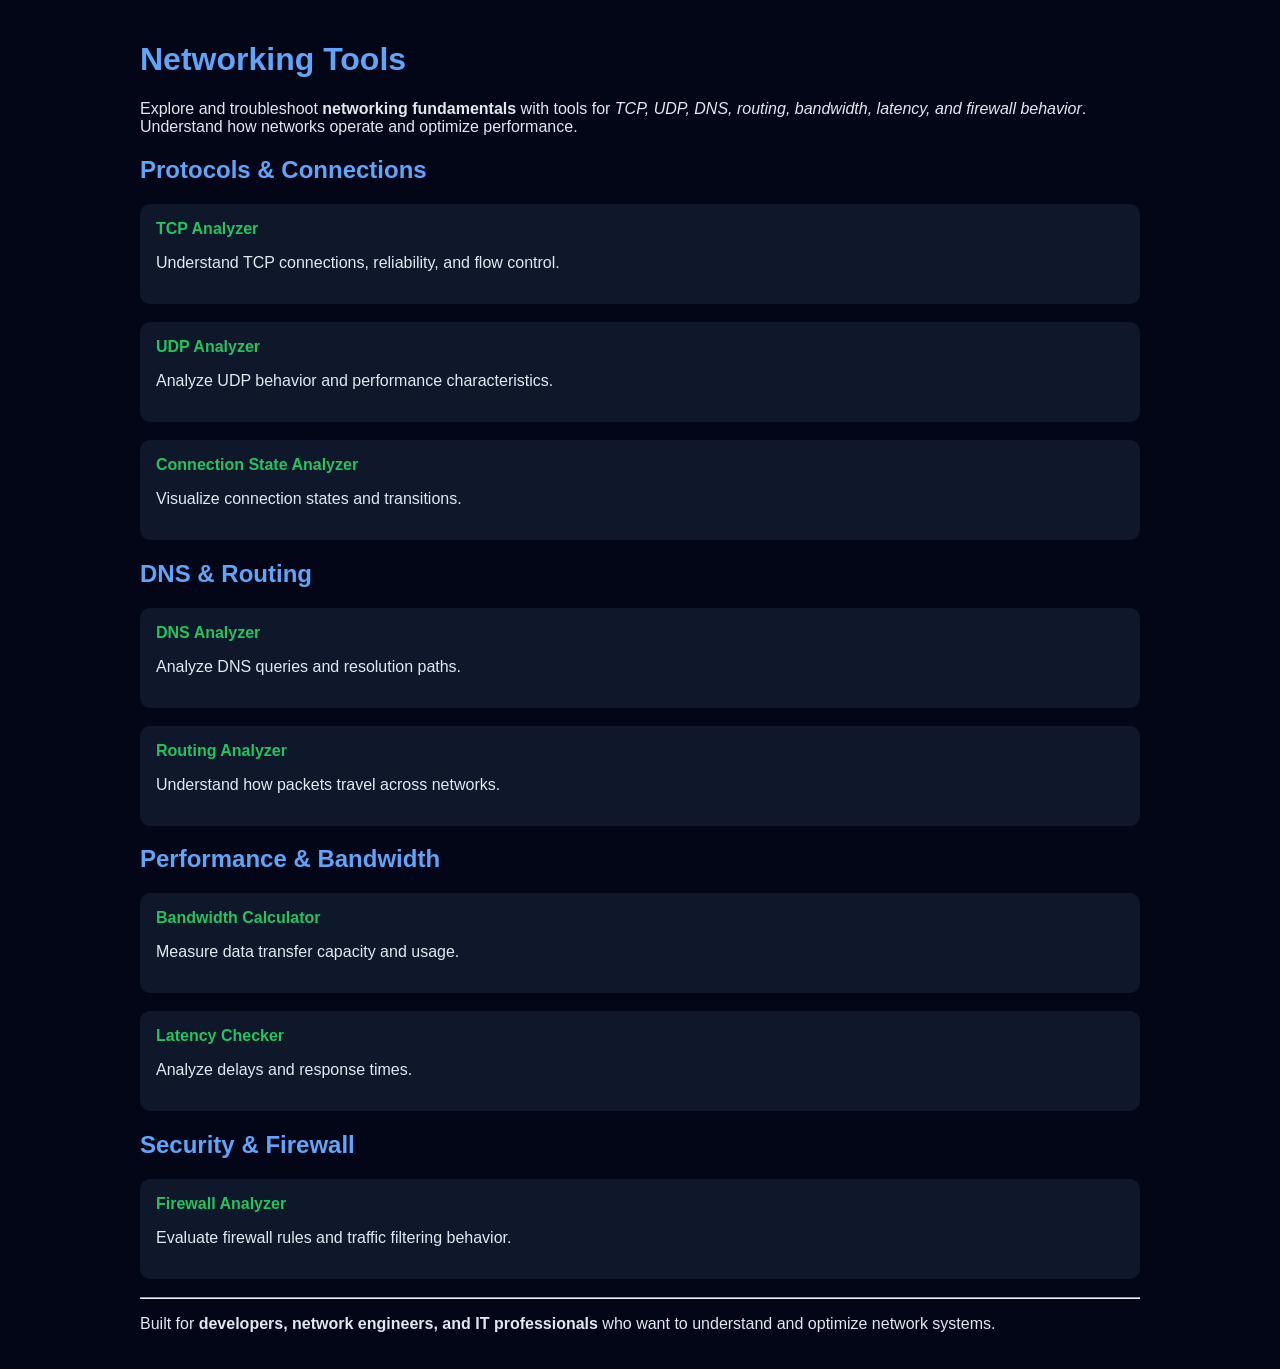
<file: index.html>
<!DOCTYPE html>
<html lang="en">
<head>
  <meta charset="UTF-8">
  <meta name="viewport" content="width=device-width, initial-scale=1.0">
    <meta name="google-site-verification" content="PkLa_ViOo6FAHpvh8SacceMb95o9tePRdrqLNBz9X1M" />

  <!-- SEO -->
  <title>Networking Tools – TCP, UDP, DNS, Bandwidth & Routing Analysis</title>
  <meta name="description" content="Analyze networking fundamentals with tools for TCP/UDP, DNS, routing, bandwidth, latency, and firewall behavior.">
  <meta name="keywords" content="
    tcp vs udp analyzer tool,
    network bandwidth calculator online,
    dns lookup analyzer tool,
    routing path analyzer network,
    firewall rules analyzer tool,
    network latency checker tool,
    connection state analyzer tcp,
    udp vs tcp performance tool,
    network troubleshooting tools online,
    internet networking tools analyzer
  ">
  <meta name="robots" content="index, follow">

  <!-- Open Graph -->
  <meta property="og:title" content="Networking Tools – TCP, DNS, Routing & Performance Analysis">
  <meta property="og:description" content="Explore networking fundamentals and troubleshoot issues with advanced analysis tools.">
  <meta property="og:type" content="website">

  <style>
    body {
      font-family: Arial, sans-serif;
      background: #020617;
      color: #e2e8f0;
      margin: 0;
      padding: 20px;
    }
    h1, h2 {
      color: #60a5fa;
    }
    a {
      color: #22c55e;
      text-decoration: none;
    }
    a:hover {
      text-decoration: underline;
    }
    .container {
      max-width: 1000px;
      margin: auto;
    }
    .tool {
      margin-bottom: 18px;
      padding: 16px;
      background: #0f172a;
      border-radius: 10px;
    }
  </style>
</head>

<body>
  <div class="container">

    <h1>Networking Tools</h1>

    <p>
      Explore and troubleshoot <strong>networking fundamentals</strong> with tools for
      <em>TCP, UDP, DNS, routing, bandwidth, latency, and firewall behavior</em>.
      Understand how networks operate and optimize performance.
    </p>

    <h2>Protocols & Connections</h2>

    <div class="tool">
      <a href="tcp/">
        <strong>TCP Analyzer</strong>
      </a>
      <p>Understand TCP connections, reliability, and flow control.</p>
    </div>

    <div class="tool">
      <a href="udp/">
        <strong>UDP Analyzer</strong>
      </a>
      <p>Analyze UDP behavior and performance characteristics.</p>
    </div>

    <div class="tool">
      <a href="conn-state/">
        <strong>Connection State Analyzer</strong>
      </a>
      <p>Visualize connection states and transitions.</p>
    </div>

    <h2>DNS & Routing</h2>

    <div class="tool">
      <a href="dns/">
        <strong>DNS Analyzer</strong>
      </a>
      <p>Analyze DNS queries and resolution paths.</p>
    </div>

    <div class="tool">
      <a href="routing/">
        <strong>Routing Analyzer</strong>
      </a>
      <p>Understand how packets travel across networks.</p>
    </div>

    <h2>Performance & Bandwidth</h2>

    <div class="tool">
      <a href="bandwidth/">
        <strong>Bandwidth Calculator</strong>
      </a>
      <p>Measure data transfer capacity and usage.</p>
    </div>

    <div class="tool">
      <a href="latency/">
        <strong>Latency Checker</strong>
      </a>
      <p>Analyze delays and response times.</p>
    </div>

    <h2>Security & Firewall</h2>

    <div class="tool">
      <a href="firewall/">
        <strong>Firewall Analyzer</strong>
      </a>
      <p>Evaluate firewall rules and traffic filtering behavior.</p>
    </div>

    <hr>

    <p>
      Built for <strong>developers, network engineers, and IT professionals</strong>
      who want to understand and optimize network systems.
    </p>

  </div>
</body>
</html>
</file>
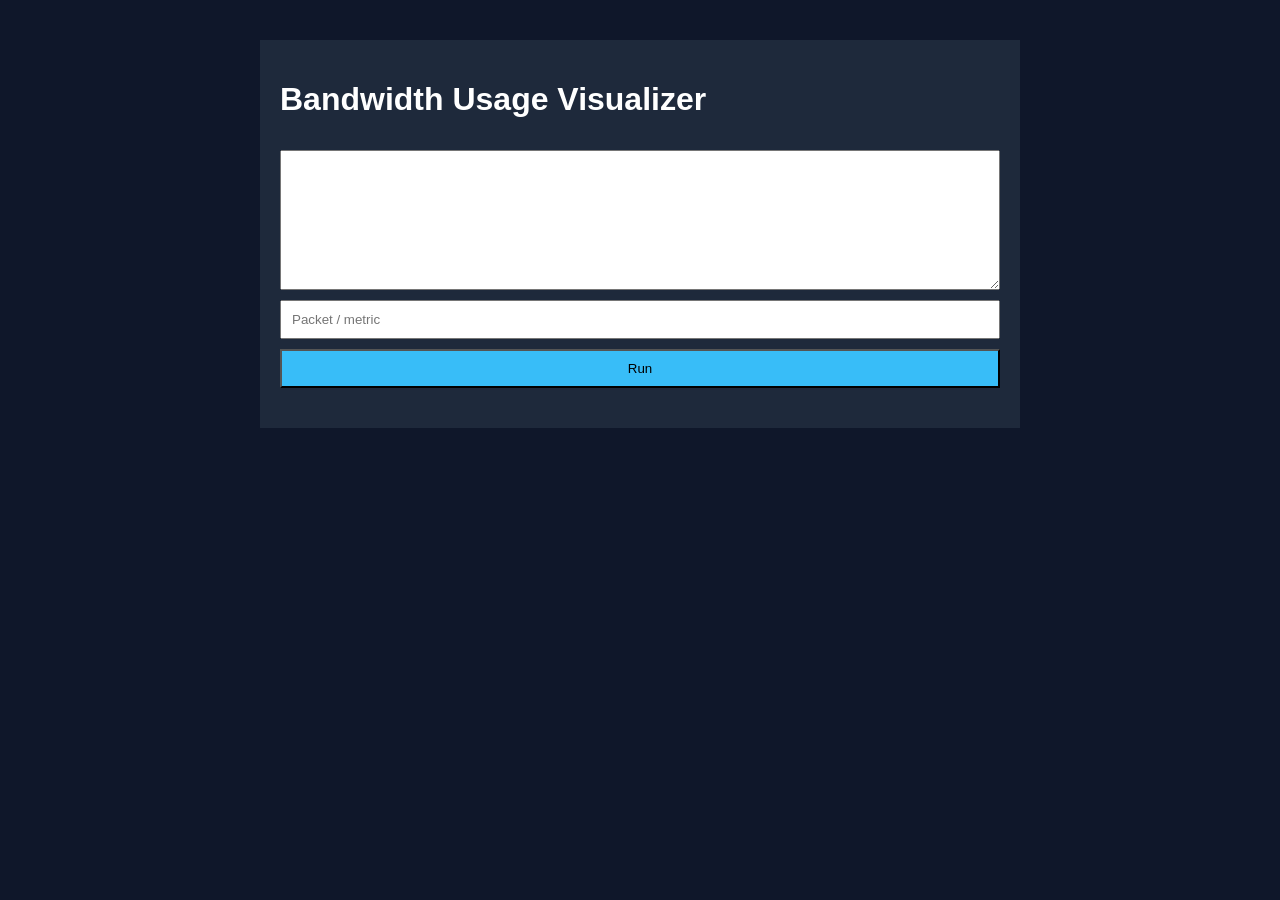
<file: bandwidth/index.html>
<html>
<head>
<meta charset='UTF-8'>
<title>Bandwidth Usage Visualizer</title>
<meta name='viewport' content='width=device-width, initial-scale=1.0'>
    <meta name="google-site-verification" content="PkLa_ViOo6FAHpvh8SacceMb95o9tePRdrqLNBz9X1M" />
<link rel='stylesheet' href='styles.css'>
</head>
<body>
<div class='container'>
<h1>Bandwidth Usage Visualizer</h1>
<textarea id='input'></textarea>
<input id='value' placeholder='Packet / metric'>
<button onclick='run()'>Run</button>
<div id='res' class='result'></div>
</div>
<script src='script.js'></script>
</body>
</html>
</file>
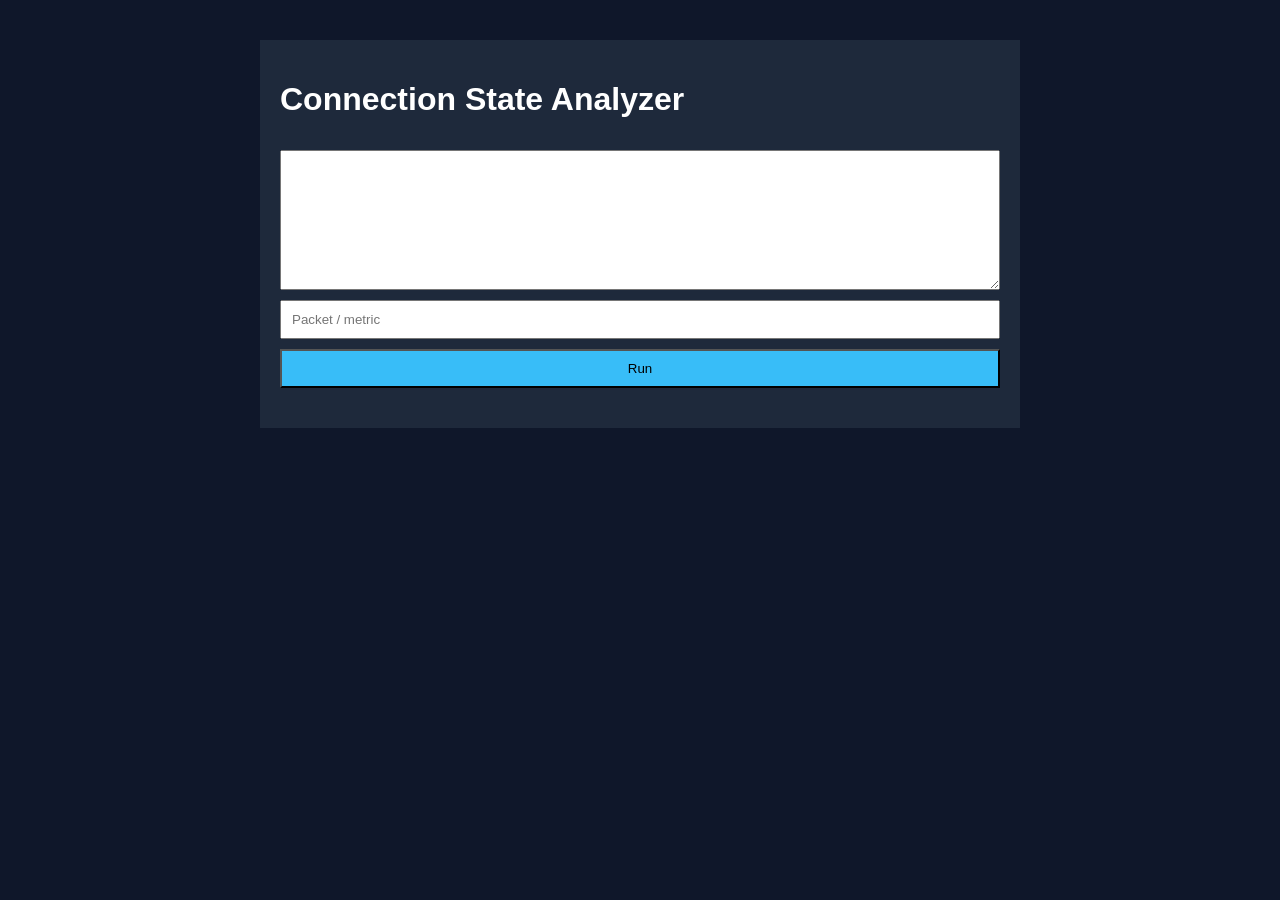
<file: conn-state/index.html>
<html>
<head>
<meta charset='UTF-8'>
<title>Connection State Analyzer</title>
<meta name='viewport' content='width=device-width, initial-scale=1.0'>
    <meta name="google-site-verification" content="PkLa_ViOo6FAHpvh8SacceMb95o9tePRdrqLNBz9X1M" />
<link rel='stylesheet' href='styles.css'>
</head>
<body>
<div class='container'>
<h1>Connection State Analyzer</h1>
<textarea id='input'></textarea>
<input id='value' placeholder='Packet / metric'>
<button onclick='run()'>Run</button>
<div id='res' class='result'></div>
</div>
<script src='script.js'></script>
</body>
</html>
</file>
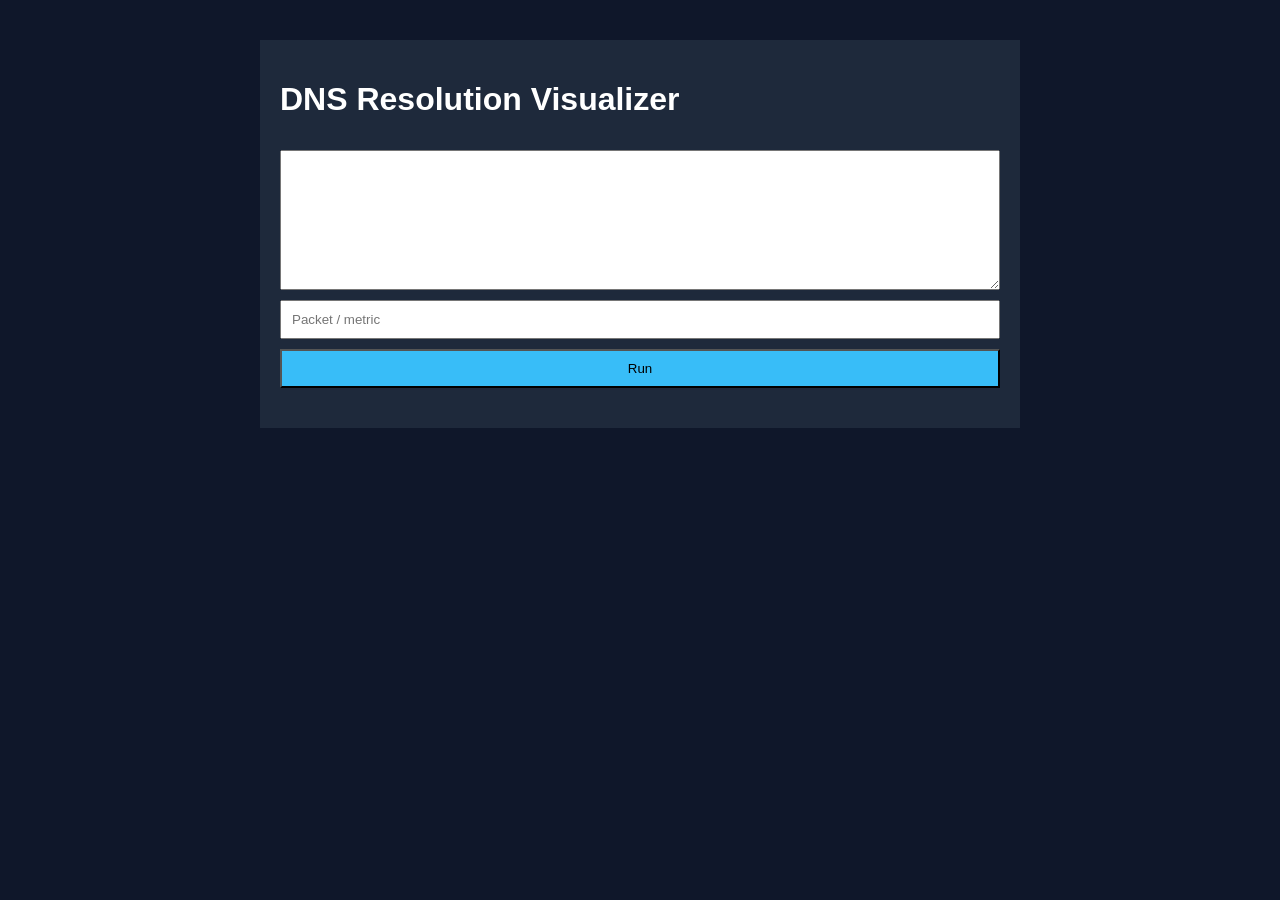
<file: dns/index.html>
<html>
<head>
<meta charset='UTF-8'>
<title>DNS Resolution Visualizer</title>
<meta name='viewport' content='width=device-width, initial-scale=1.0'>
    <meta name="google-site-verification" content="PkLa_ViOo6FAHpvh8SacceMb95o9tePRdrqLNBz9X1M" />
<link rel='stylesheet' href='styles.css'>
</head>
<body>
<div class='container'>
<h1>DNS Resolution Visualizer</h1>
<textarea id='input'></textarea>
<input id='value' placeholder='Packet / metric'>
<button onclick='run()'>Run</button>
<div id='res' class='result'></div>
</div>
<script src='script.js'></script>
</body>
</html>
</file>
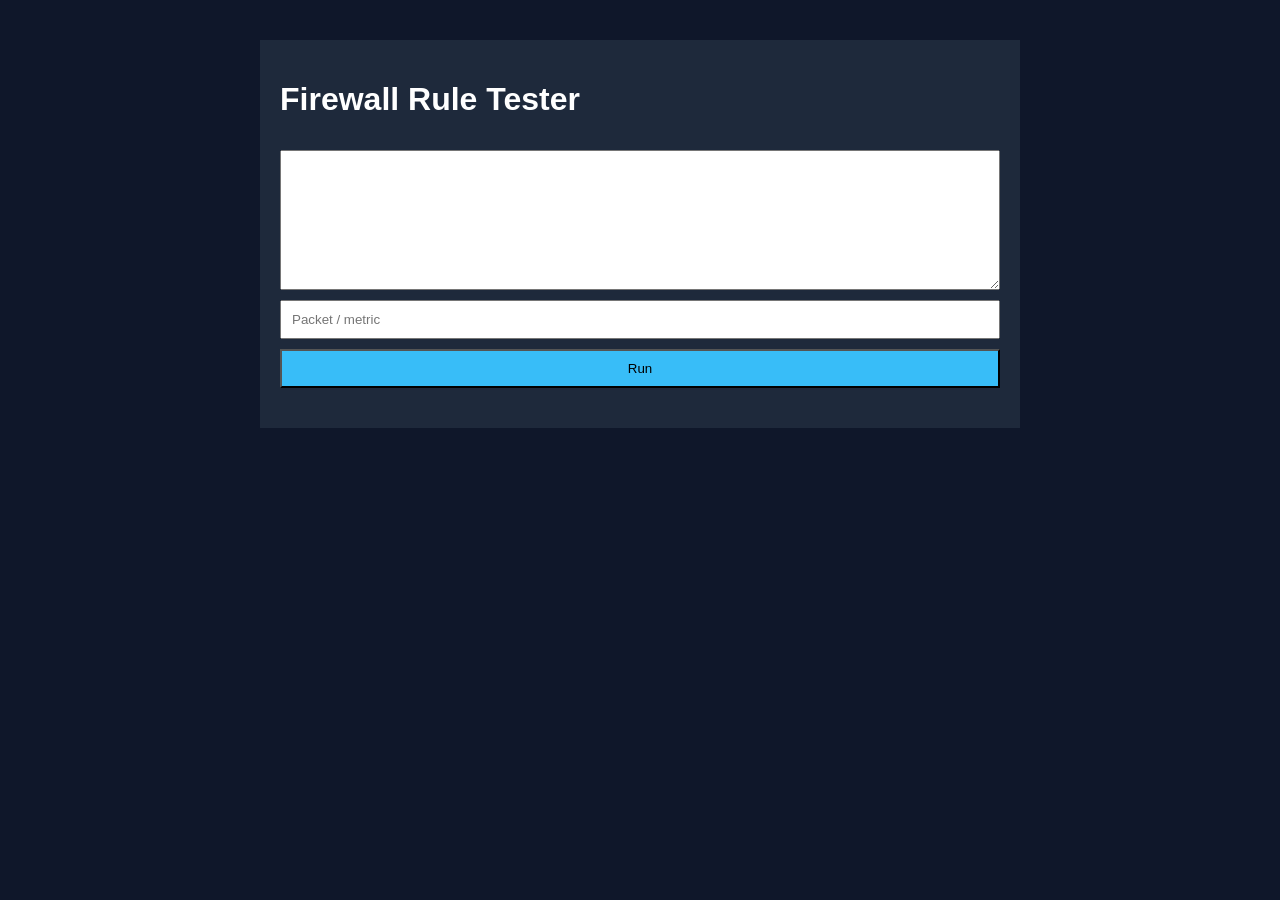
<file: firewall/index.html>
<html>
<head>
<meta charset='UTF-8'>
<title>Firewall Rule Tester</title>
<meta name='viewport' content='width=device-width, initial-scale=1.0'>
    <meta name="google-site-verification" content="PkLa_ViOo6FAHpvh8SacceMb95o9tePRdrqLNBz9X1M" />
<link rel='stylesheet' href='styles.css'>
</head>
<body>
<div class='container'>
<h1>Firewall Rule Tester</h1>
<textarea id='input'></textarea>
<input id='value' placeholder='Packet / metric'>
<button onclick='run()'>Run</button>
<div id='res' class='result'></div>
</div>
<script src='script.js'></script>
</body>
</html>
</file>
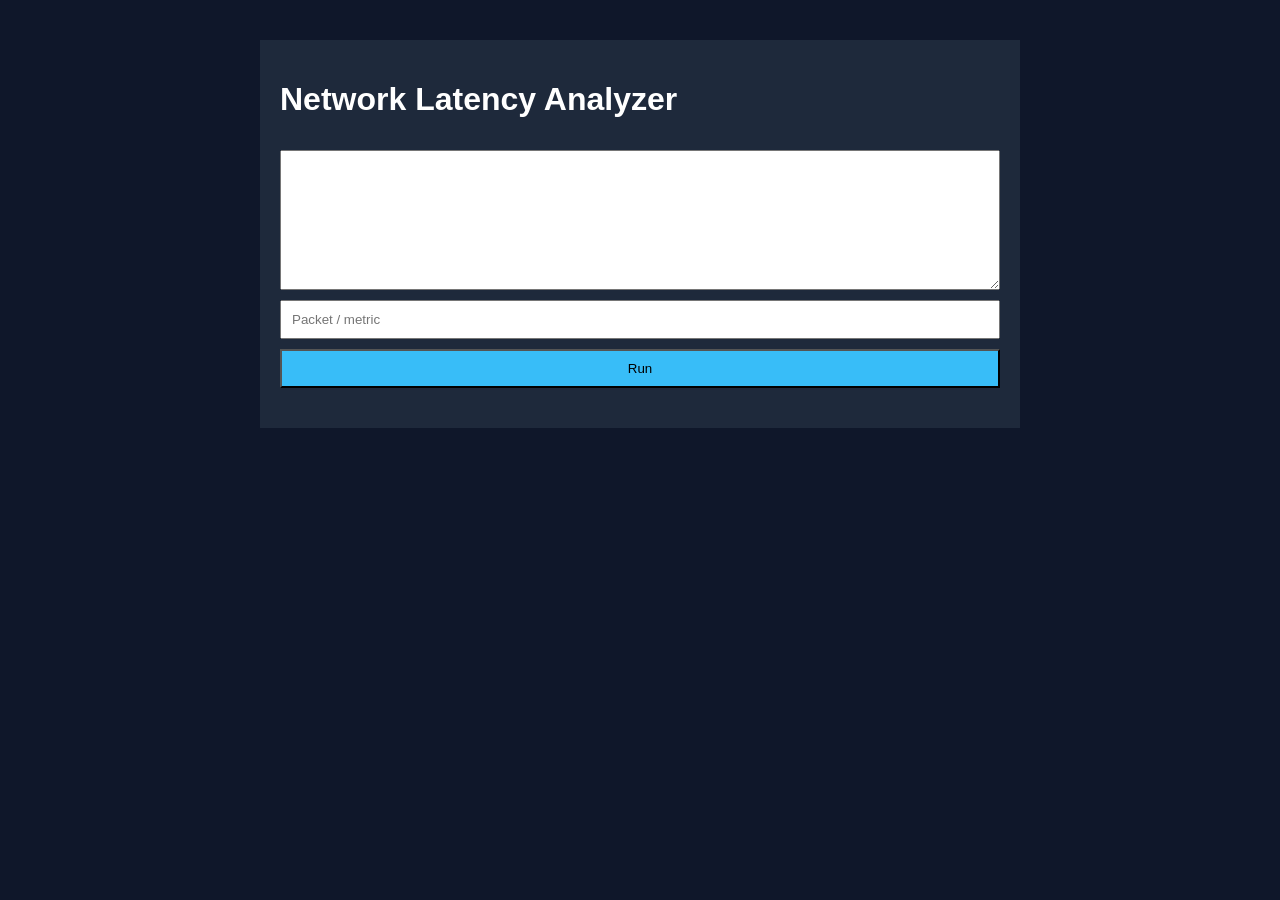
<file: latency/index.html>
<html>
<head>
<meta charset='UTF-8'>
<title>Network Latency Analyzer</title>
<meta name='viewport' content='width=device-width, initial-scale=1.0'>
    <meta name="google-site-verification" content="PkLa_ViOo6FAHpvh8SacceMb95o9tePRdrqLNBz9X1M" />
<link rel='stylesheet' href='styles.css'>
</head>
<body>
<div class='container'>
<h1>Network Latency Analyzer</h1>
<textarea id='input'></textarea>
<input id='value' placeholder='Packet / metric'>
<button onclick='run()'>Run</button>
<div id='res' class='result'></div>
</div>
<script src='script.js'></script>
</body>
</html>
</file>
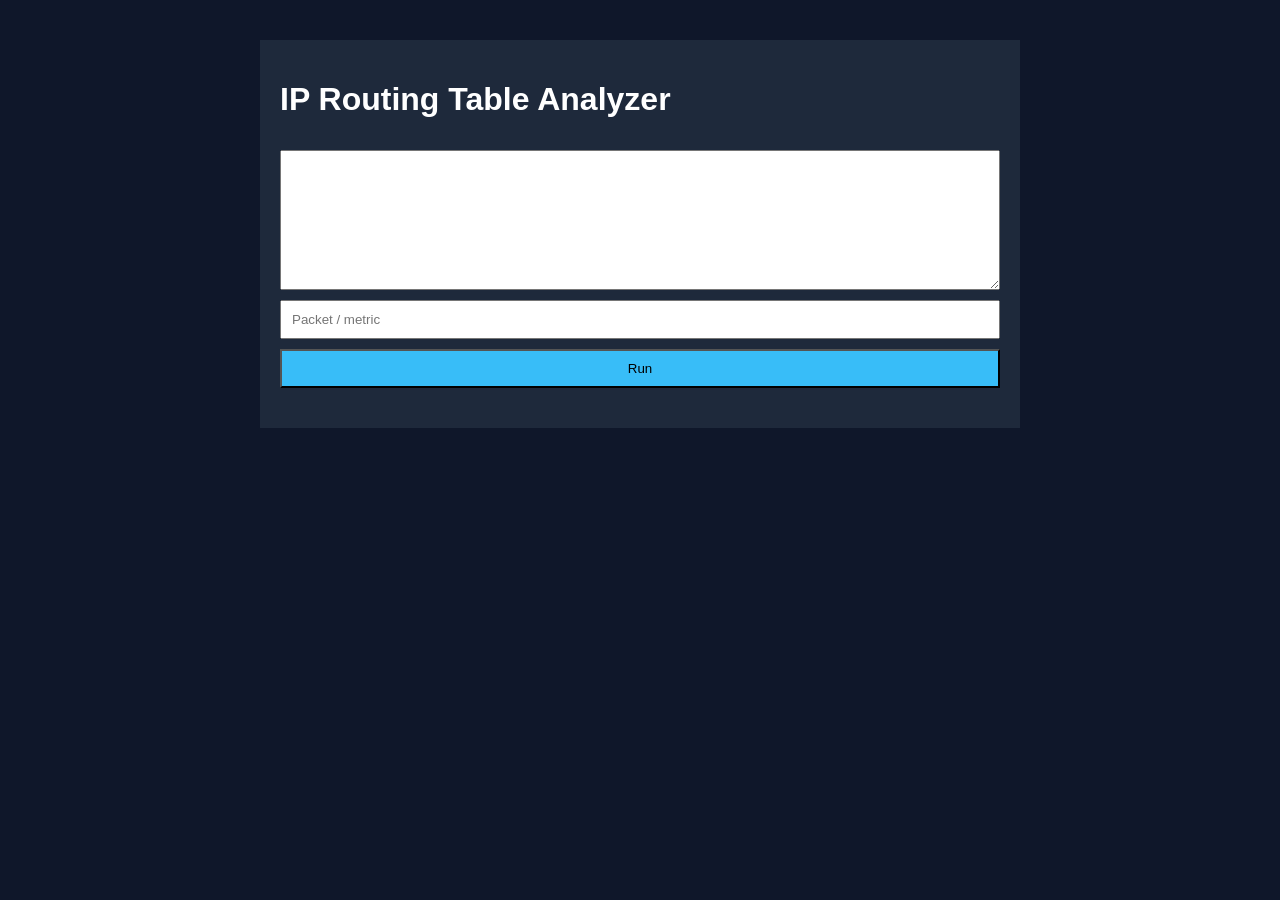
<file: routing/index.html>
<html>
<head>
<meta charset='UTF-8'>
<title>IP Routing Table Analyzer</title>
<meta name='viewport' content='width=device-width, initial-scale=1.0'>
    <meta name="google-site-verification" content="PkLa_ViOo6FAHpvh8SacceMb95o9tePRdrqLNBz9X1M" />
<link rel='stylesheet' href='styles.css'>
</head>
<body>
<div class='container'>
<h1>IP Routing Table Analyzer</h1>
<textarea id='input'></textarea>
<input id='value' placeholder='Packet / metric'>
<button onclick='run()'>Run</button>
<div id='res' class='result'></div>
</div>
<script src='script.js'></script>
</body>
</html>
</file>
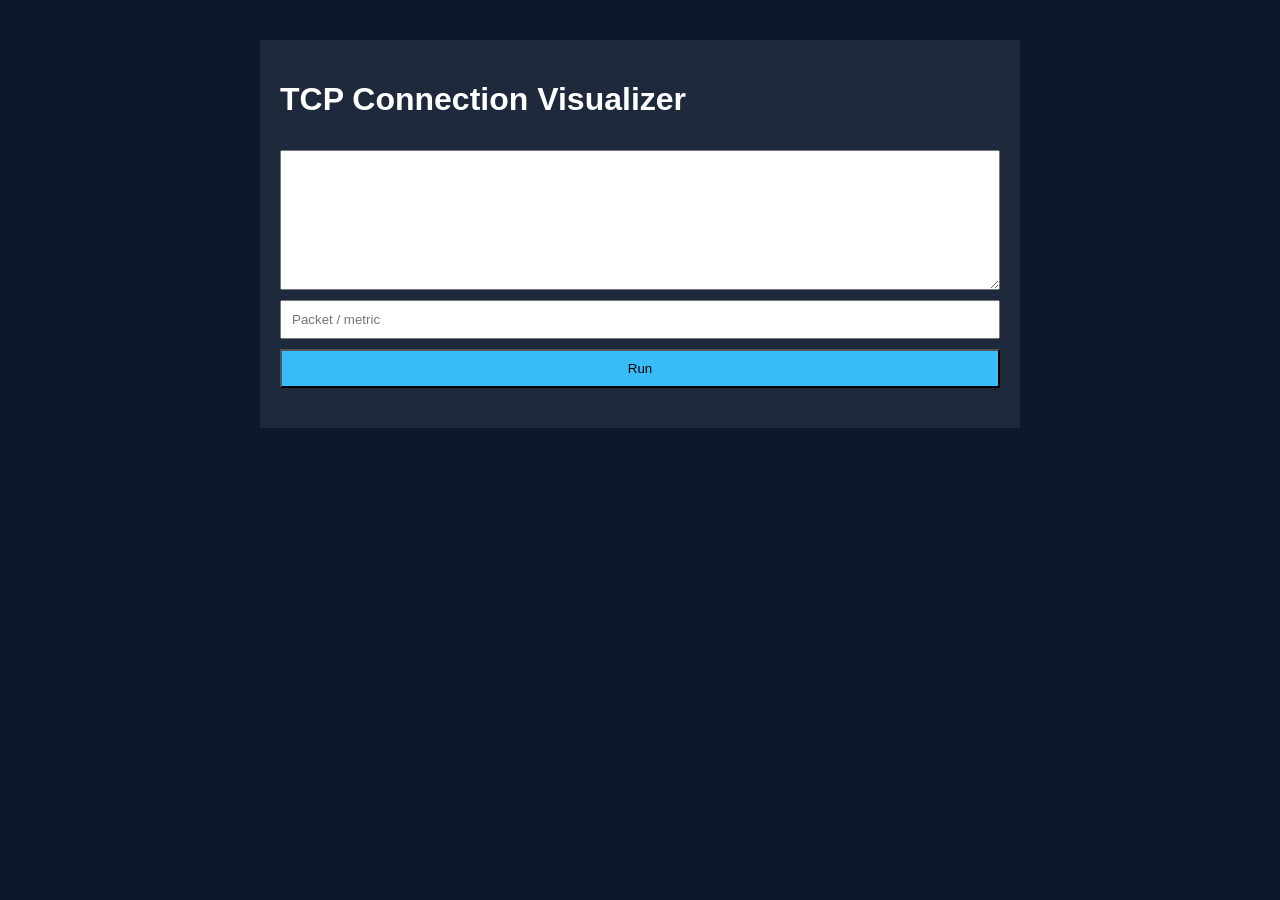
<file: tcp/index.html>
<html>
<head>
<meta charset='UTF-8'>
<title>TCP Connection Visualizer</title>
<meta name='viewport' content='width=device-width, initial-scale=1.0'>
    <meta name="google-site-verification" content="PkLa_ViOo6FAHpvh8SacceMb95o9tePRdrqLNBz9X1M" />
<link rel='stylesheet' href='styles.css'>
</head>
<body>
<div class='container'>
<h1>TCP Connection Visualizer</h1>
<textarea id='input'></textarea>
<input id='value' placeholder='Packet / metric'>
<button onclick='run()'>Run</button>
<div id='res' class='result'></div>
</div>
<script src='script.js'></script>
</body>
</html>
</file>
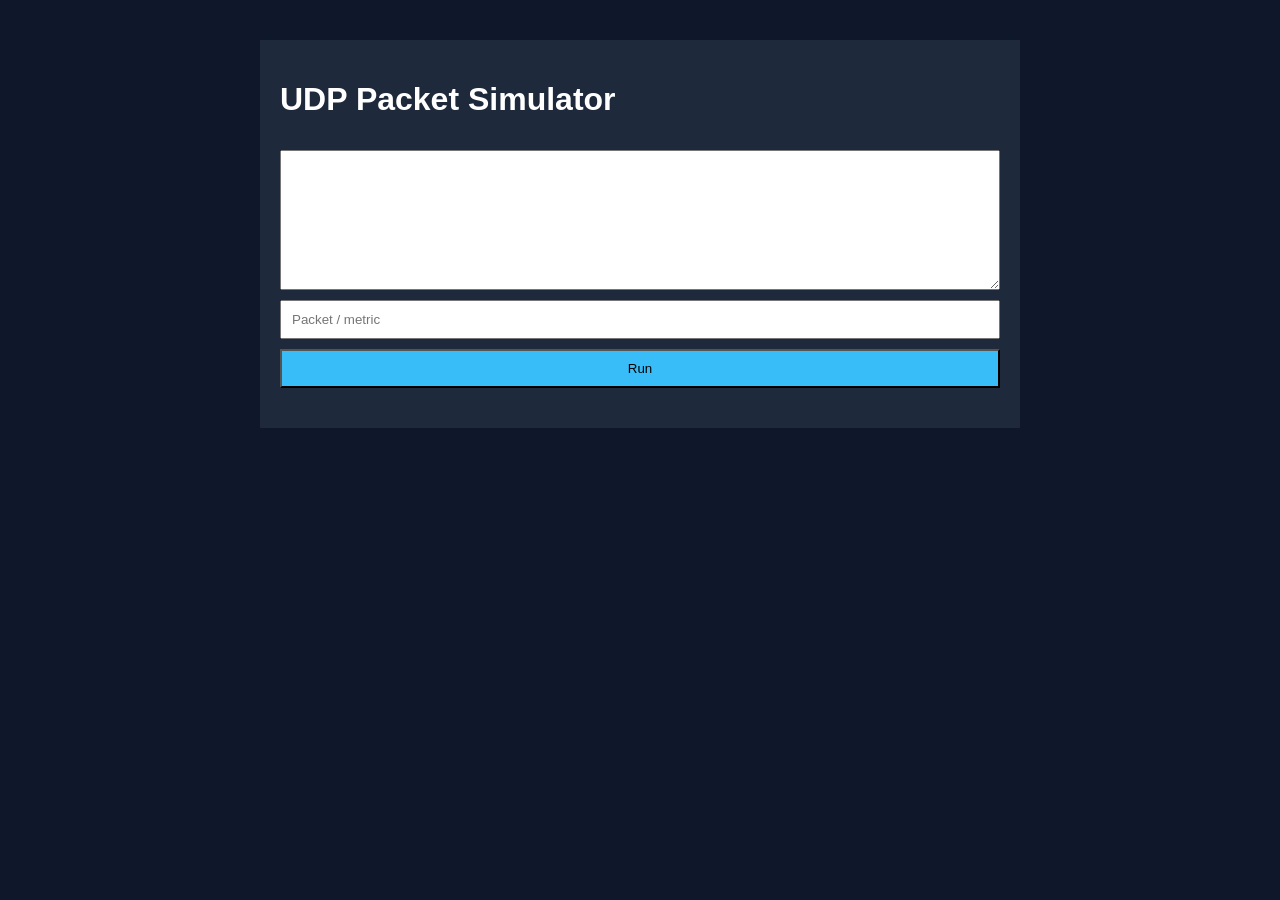
<file: udp/index.html>
<html>
<head>
<meta charset='UTF-8'>
<title>UDP Packet Simulator</title>
<meta name='viewport' content='width=device-width, initial-scale=1.0'>
    <meta name="google-site-verification" content="PkLa_ViOo6FAHpvh8SacceMb95o9tePRdrqLNBz9X1M" />
<link rel='stylesheet' href='styles.css'>
</head>
<body>
<div class='container'>
<h1>UDP Packet Simulator</h1>
<textarea id='input'></textarea>
<input id='value' placeholder='Packet / metric'>
<button onclick='run()'>Run</button>
<div id='res' class='result'></div>
</div>
<script src='script.js'></script>
</body>
</html>
</file>
<file: bandwidth/styles.css>
body{font-family:Arial;background:#0f172a;color:#fff}.container{max-width:720px;margin:40px auto;padding:20px;background:#1e293b}textarea,input{width:100%;margin-top:10px;padding:10px}textarea{height:140px}button{margin-top:10px;width:100%;padding:10px;background:#38bdf8}.result{margin-top:20px;white-space:pre-wrap}
</file>
<file: conn-state/styles.css>
body{font-family:Arial;background:#0f172a;color:#fff}.container{max-width:720px;margin:40px auto;padding:20px;background:#1e293b}textarea,input{width:100%;margin-top:10px;padding:10px}textarea{height:140px}button{margin-top:10px;width:100%;padding:10px;background:#38bdf8}.result{margin-top:20px;white-space:pre-wrap}
</file>
<file: dns/styles.css>
body{font-family:Arial;background:#0f172a;color:#fff}.container{max-width:720px;margin:40px auto;padding:20px;background:#1e293b}textarea,input{width:100%;margin-top:10px;padding:10px}textarea{height:140px}button{margin-top:10px;width:100%;padding:10px;background:#38bdf8}.result{margin-top:20px;white-space:pre-wrap}
</file>
<file: firewall/styles.css>
body{font-family:Arial;background:#0f172a;color:#fff}.container{max-width:720px;margin:40px auto;padding:20px;background:#1e293b}textarea,input{width:100%;margin-top:10px;padding:10px}textarea{height:140px}button{margin-top:10px;width:100%;padding:10px;background:#38bdf8}.result{margin-top:20px;white-space:pre-wrap}
</file>
<file: latency/styles.css>
body{font-family:Arial;background:#0f172a;color:#fff}.container{max-width:720px;margin:40px auto;padding:20px;background:#1e293b}textarea,input{width:100%;margin-top:10px;padding:10px}textarea{height:140px}button{margin-top:10px;width:100%;padding:10px;background:#38bdf8}.result{margin-top:20px;white-space:pre-wrap}
</file>
<file: routing/styles.css>
body{font-family:Arial;background:#0f172a;color:#fff}.container{max-width:720px;margin:40px auto;padding:20px;background:#1e293b}textarea,input{width:100%;margin-top:10px;padding:10px}textarea{height:140px}button{margin-top:10px;width:100%;padding:10px;background:#38bdf8}.result{margin-top:20px;white-space:pre-wrap}
</file>
<file: tcp/styles.css>
body{font-family:Arial;background:#0f172a;color:#fff}.container{max-width:720px;margin:40px auto;padding:20px;background:#1e293b}textarea,input{width:100%;margin-top:10px;padding:10px}textarea{height:140px}button{margin-top:10px;width:100%;padding:10px;background:#38bdf8}.result{margin-top:20px;white-space:pre-wrap}
</file>
<file: udp/styles.css>
body{font-family:Arial;background:#0f172a;color:#fff}.container{max-width:720px;margin:40px auto;padding:20px;background:#1e293b}textarea,input{width:100%;margin-top:10px;padding:10px}textarea{height:140px}button{margin-top:10px;width:100%;padding:10px;background:#38bdf8}.result{margin-top:20px;white-space:pre-wrap}
</file>
